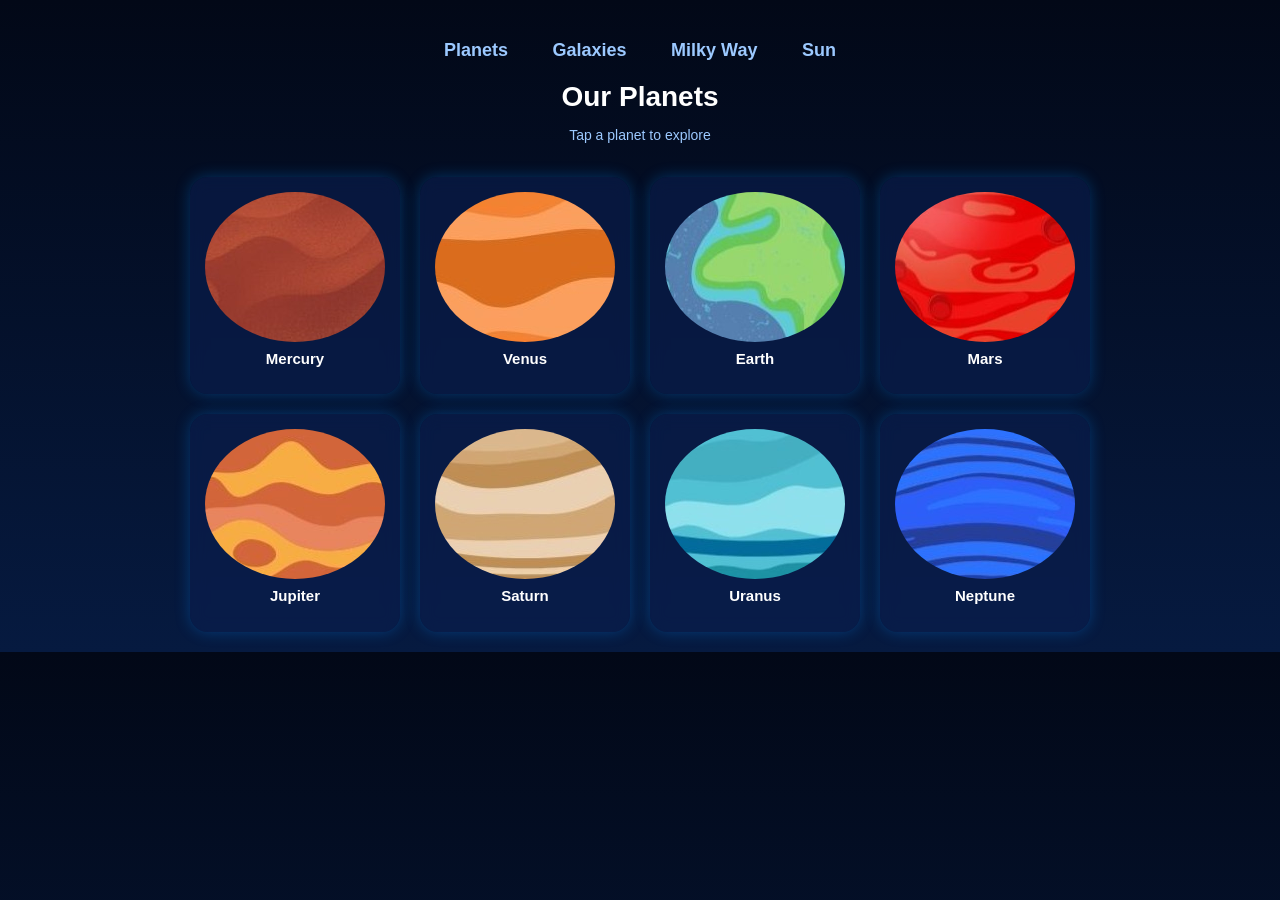
<file: Nettisivu/index.html>
<!DOCTYPE html>
<html lang="en">
<head>
  <meta charset="UTF-8">
  <meta name="viewport" content="width=device-width, initial-scale=1.0">
  <title>Our planets</title>

  <!-- CSS linkki -->
  <link rel="stylesheet" href="style.css">
</head>

<body>

<div class="stars"></div>

<header>
  <nav class="navbar">
  <a href="index.html" class="active">Planets</a>
  <a href="galaxies.html">Galaxies</a>
  <a href="milkyway.html">Milky Way</a>
  <a href="sun.html">Sun</a>
</nav>
  <h1>Our Planets</h1>
  <p>Tap a planet to explore</p>
</header>

<main class="grid">

  <a href="#mercury" class="planet">
    <img src="images/mercury.jpg" alt="Mercury">
    <h2>Mercury</h2>
  </a>

  <a href="#venus" class="planet">
    <img src="images/venus.jpg" alt="Venus">
    <h2>Venus</h2>
  </a>

  <a href="#earth" class="planet">
    <img src="images/earth.jpg" alt="Earth">
    <h2>Earth</h2>
  </a>

  <a href="#mars" class="planet">
    <img src="images/mars.jpg" alt="Mars">
    <h2>Mars</h2>
  </a>

  <a href="#jupiter" class="planet">
    <img src="images/jupiter.jpg" alt="Jupiter">
    <h2>Jupiter</h2>
  </a>

  <a href="#saturn" class="planet">
    <img src="images/saturn.jpg" alt="Saturn">
    <h2>Saturn</h2>
  </a>

  <a href="#uranus" class="planet">
    <img src="images/uranus.jpg" alt="Uranus">
    <h2>Uranus</h2>
  </a>

  <a href="#neptune" class="planet">
    <img src="images/neptune.jpg" alt="Neptune">
    <h2>Neptune</h2>
  </a>

</main>

<!-- ponnahdusikkunat planeetoille -->

<div id="mercury" class="modal">
  <div class="modal-content">
    <h2>Mercury</h2>
    <p>Closest planet to the Sun.</p>
    <a href="#" class="close">Close</a>
  </div>
</div>

<div id="venus" class="modal">
  <div class="modal-content">
    <h2>Venus</h2>
    <p>Hottest planet in the solar system.</p>
    <a href="#" class="close">Close</a>
  </div>
</div>

<div id="earth" class="modal">
  <div class="modal-content">
    <h2>Earth</h2>
    <p>Our home planet.</p>
    <a href="#" class="close">Close</a>
  </div>
</div>

<div id="mars" class="modal">
  <div class="modal-content">
    <h2>Mars</h2>
    <p>The red planet.</p>
    <a href="#" class="close">Close</a>
  </div>
</div>

<div id="jupiter" class="modal">
  <div class="modal-content">
    <h2>Jupiter</h2>
    <p>The largest planet in the solar system.</p>
    <a href="#" class="close">Close</a>
  </div>
</div>

<div id="saturn" class="modal">
  <div class="modal-content">
    <h2>Saturn</h2>
    <p>Famous for its rings.</p>
    <a href="#" class="close">Close</a>
  </div>
</div>

<div id="uranus" class="modal">
  <div class="modal-content">
    <h2>Uranus</h2>
    <p>Rotates sideways.</p>
    <a href="#" class="close">Close</a>
  </div>
</div>

<div id="neptune" class="modal">
  <div class="modal-content">
    <h2>Neptune</h2>
    <p>Strong winds and deep blue color.</p>
    <a href="#" class="close">Close</a>
  </div>
</div>

</body>
</html>
</file>
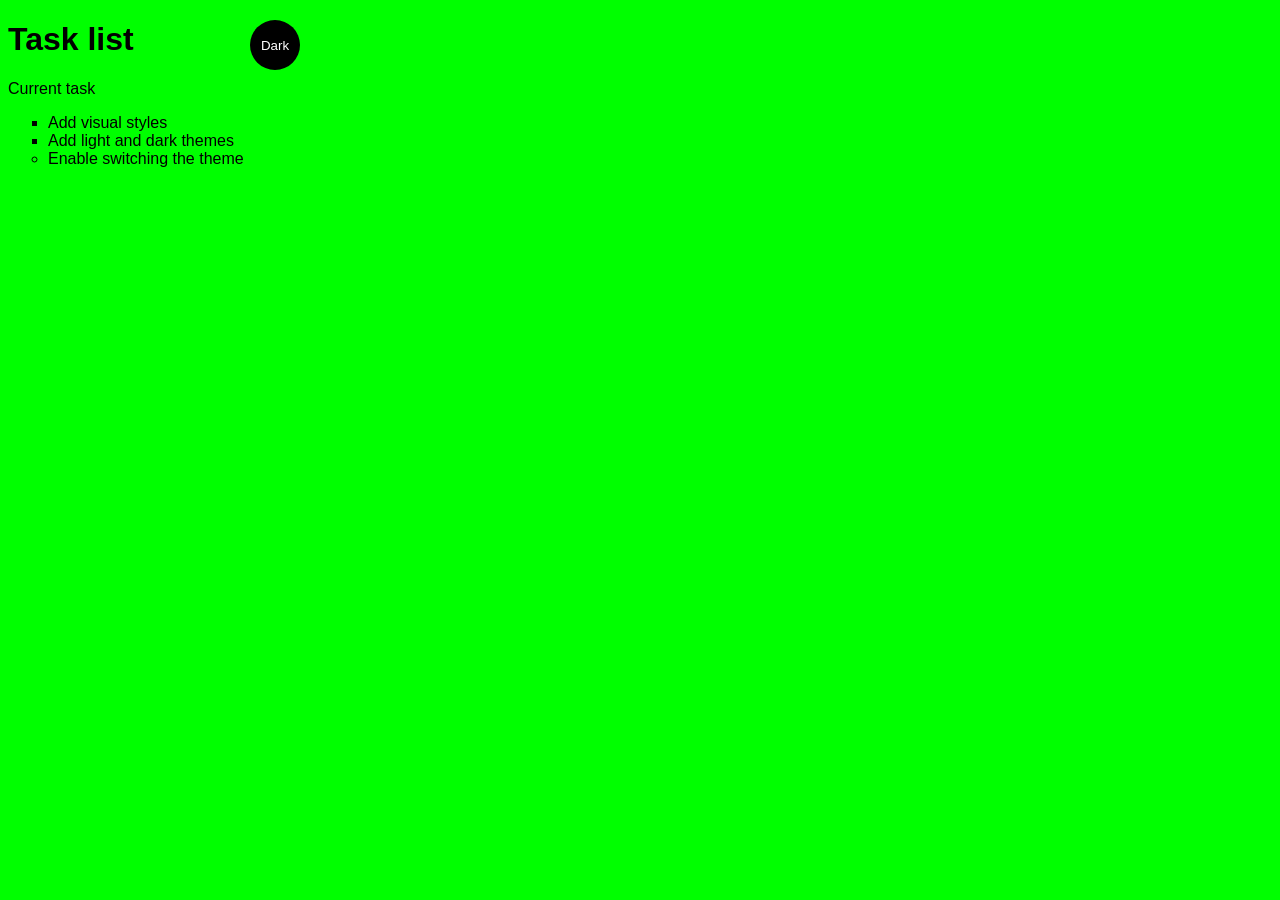
<file: WS00/index.html>
<!DOCTYPE html>
<html lang="en">
<head>
    <meta charset="UTF-8">
    <meta http-equiv="X-UA-Compatible" content="IE=chrome">
    <meta name="viewport" content="width=device-width, initial-scale=1.0">
    <title>Task Timeline</title>
    <link rel="stylesheet" href="main.css">
</head>
<body class="light-theme">
    <h1>Task list</h1>
    <p id="msg">Current task</p>
    <ul>
        <li class="list">Add visual styles</li>
        <li class="list">Add light and dark themes</li>
        <li>Enable switching the theme</li>
    </ul>
    <div>
        <button class="btn">Dark</button>
    </div>
    <script src="app.js"></script>
    <noscript></noscript>
</body>
</html>
</file>
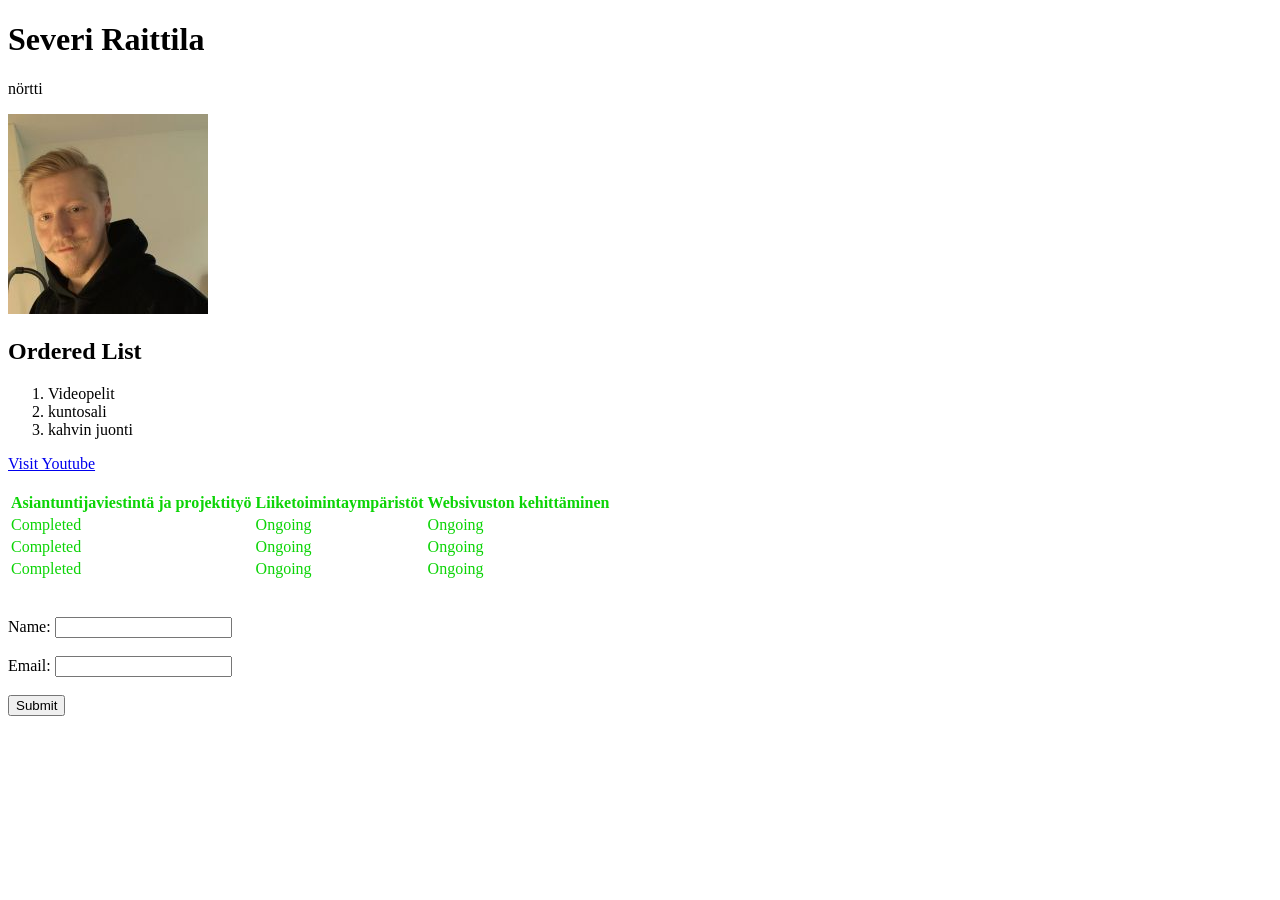
<file: WS01/index.html>
<!DOCTYPE html>
    <html>
    <head>
        <title>My First HTML Page</title>
    </head>
    <body>
        <h1>Severi Raittila</h1>
        <p>nörtti</p>
        <img src="omakuva.jpg" alt="Description of image">
    </body>
    </html>
    <h2>Ordered List</h2>
    <ol>
        <li>Videopelit</li>
        <li>kuntosali</li>
        <li>kahvin juonti</li>
    </ol>
    <a href="https://www.youtube.com/">Visit Youtube</a>
    <br>
    <br>
    <table style="color: rgb(12, 212, 6);">
    <tr>
        <th>Asiantuntijaviestintä ja projektityö</th>
        <th>Liiketoimintaympäristöt</th>
        <th>Websivuston kehittäminen</th>
    </tr>
    <tr>
        <td>Completed</td>
        <td>Ongoing</td>
        <td>Ongoing</td>
    </tr>
    <tr>
        <td>Completed</td>
        <td>Ongoing</td>
        <td>Ongoing</td>
    </tr>
    <tr>
        <td>Completed</td>
        <td>Ongoing</td>
        <td>Ongoing</td>
    </tr>
    </table>
    <br>
    <br>
    <form>
    <label for="name">Name:</label>
    <input type="text" id="name" name="name"><br><br>
    <label for="email">Email:</label>
    <input type="email" id="email" name="email"><br><br>
    <input type="submit" value="Submit">
    </form>
</file>
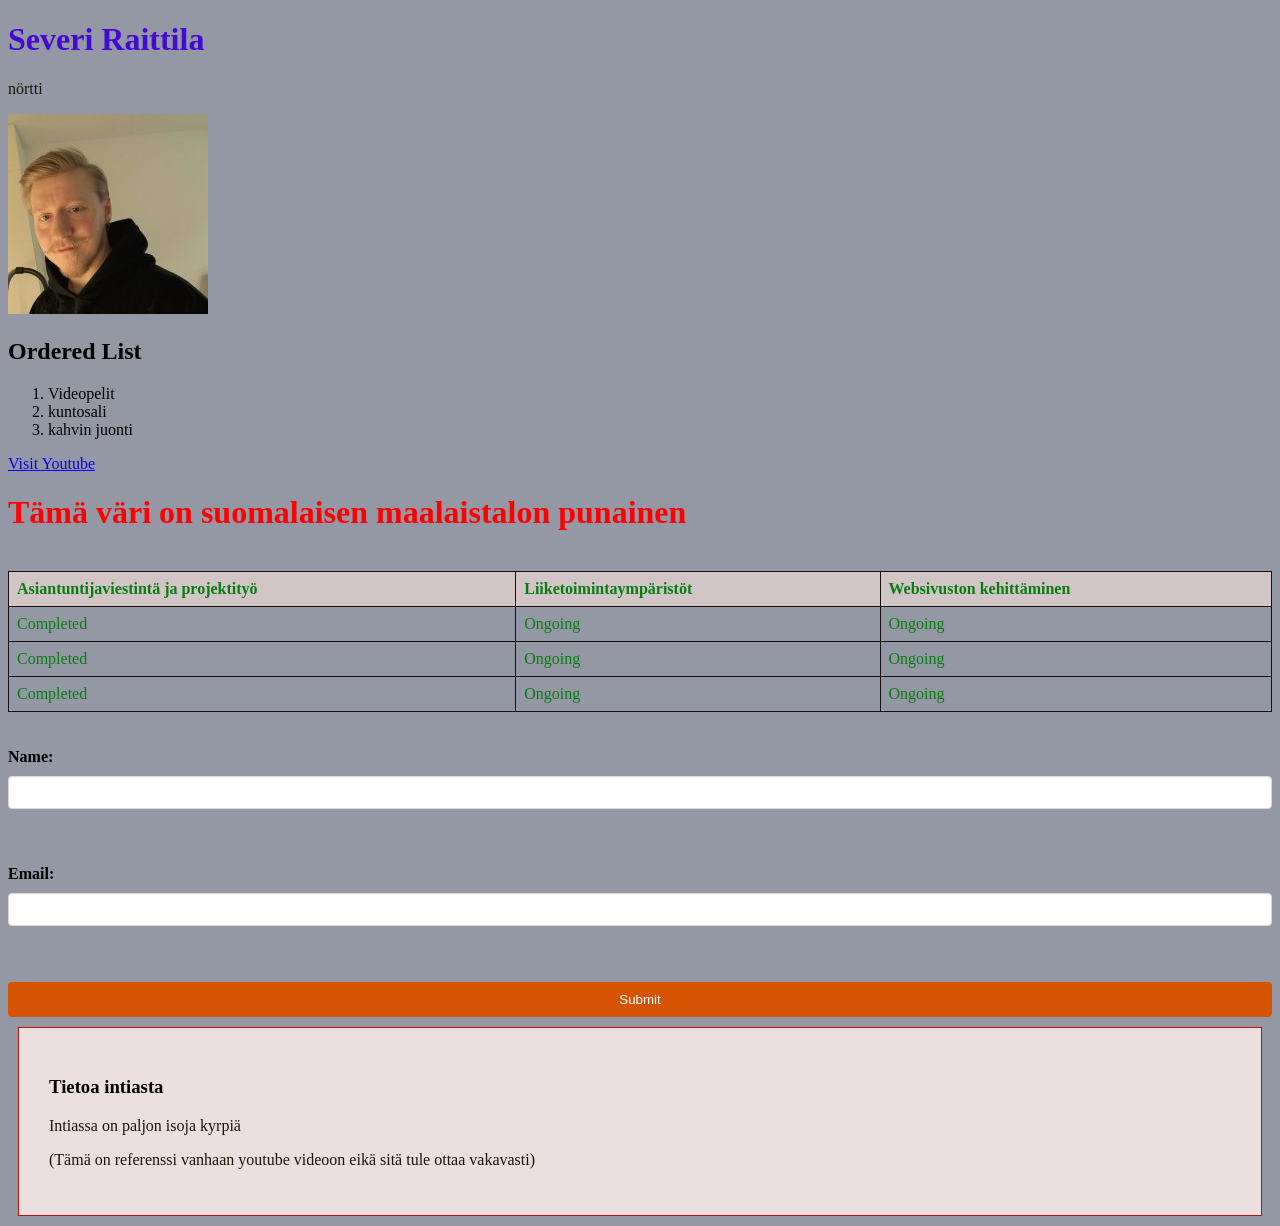
<file: WS02/index.html>
<!DOCTYPE html>
    <html>
    <head>
        <title>My First HTML Page</title>
        <link rel="stylesheet" href="styles.css">
        <style>
    h1 {
      color: rgb(69, 9, 210);
    }
    </style>

    </head>
    <body>
        <h1>Severi Raittila</h1>
        <p>nörtti</p>
        <img src="omakuva.jpg" alt="Description of image">
    </body>
    </html>
    <h2>Ordered List</h2>
    <ol>
        <li>Videopelit</li>
        <li>kuntosali</li>
        <li>kahvin juonti</li>
    </ol>
    <a href="https://www.youtube.com/">Visit Youtube</a>
    <br>
    <h1 style="color: red;">Tämä väri on suomalaisen maalaistalon punainen</h1>
    <br>
    <table style="color: rgb(7, 124, 17);">
    <tr>
        <th>Asiantuntijaviestintä ja projektityö</th>
        <th>Liiketoimintaympäristöt</th>
        <th>Websivuston kehittäminen</th>
    </tr>
    <tr>
        <td>Completed</td>
        <td>Ongoing</td>
        <td>Ongoing</td>
    </tr>
    <tr>
        <td>Completed</td>
        <td>Ongoing</td>
        <td>Ongoing</td>
    </tr>
    <tr>
        <td>Completed</td>
        <td>Ongoing</td>
        <td>Ongoing</td>
    </tr>
    </table>
    <br>
    <br>
    <form>
    <label for="name">Name:</label>
    <input type="text" id="name" name="name"><br><br>
    <label for="email">Email:</label>
    <input type="email" id="email" name="email"><br><br>
    <input type="submit" value="Submit">
    </form>
    <div class="content-box">
  <h3>Tietoa intiasta</h3>
  <p>Intiassa on paljon isoja kyrpiä</p>
  <P>(Tämä on referenssi vanhaan youtube videoon eikä sitä tule ottaa vakavasti)</P>
</div>
</file>
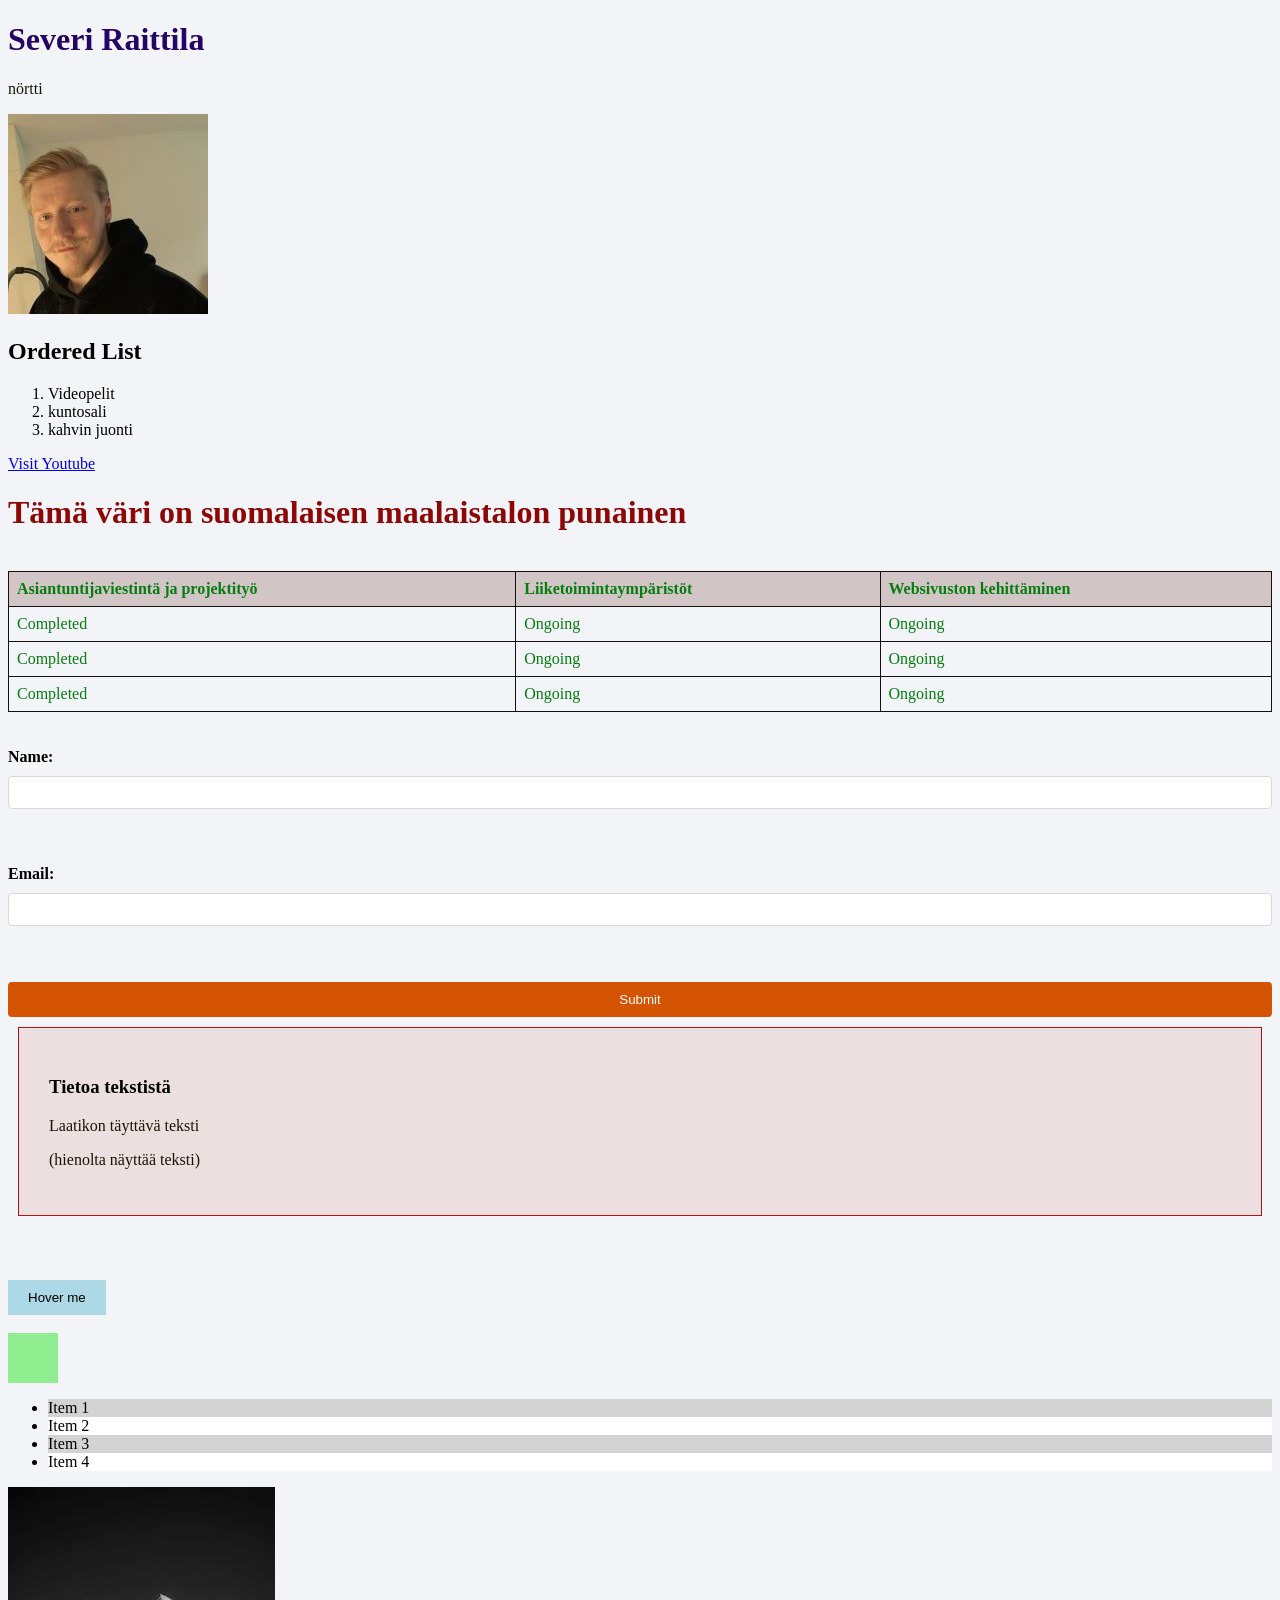
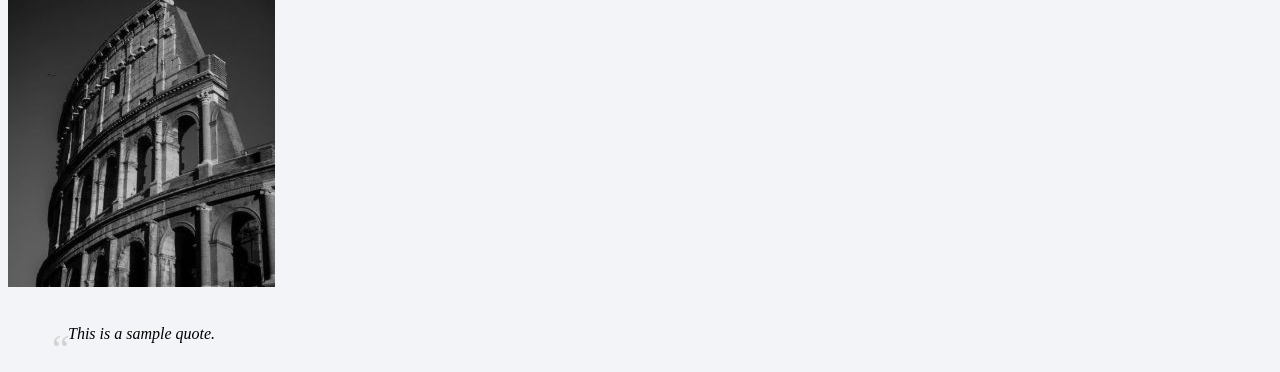
<file: WS03/index.html>
<!DOCTYPE html>
    <html>
    <head>
        <title>My First HTML Page</title>
        <link rel="stylesheet" href="styles.css">
        <style>
    h1 {
      color: rgb(36, 4, 101);
    }
    </style>

    </head>
    <body>
        <h1>Severi Raittila</h1>
        <p>nörtti</p>
        <img src="omakuva.jpg" alt="Description of image">
    </body>
    </html>
    <h2>Ordered List</h2>
    <ol>
        <li>Videopelit</li>
        <li>kuntosali</li>
        <li>kahvin juonti</li>
    </ol>
    <a href="https://www.youtube.com/">Visit Youtube</a>
    <br>
    <h1 style="color: rgb(142, 7, 7);">Tämä väri on suomalaisen maalaistalon punainen</h1>
    <br>
    <table style="color: rgb(7, 124, 17);">
    <tr>
        <th>Asiantuntijaviestintä ja projektityö</th>
        <th>Liiketoimintaympäristöt</th>
        <th>Websivuston kehittäminen</th>
    </tr>
    <tr>
        <td>Completed</td>
        <td>Ongoing</td>
        <td>Ongoing</td>
    </tr>
    <tr>
        <td>Completed</td>
        <td>Ongoing</td>
        <td>Ongoing</td>
    </tr>
    <tr>
        <td>Completed</td>
        <td>Ongoing</td>
        <td>Ongoing</td>
    </tr>
    </table>
    <br>
    <br>
    <form>
    <label for="name">Name:</label>
    <input type="text" id="name" name="name"><br><br>
    <label for="email">Email:</label>
    <input type="email" id="email" name="email"><br><br>
    <input type="submit" value="Submit">
    </form>
    <div class="content-box">
  <h3>Tietoa tekstistä</h3>
  <p>Laatikon täyttävä teksti</p>
  <p>(hienolta näyttää teksti)</p>
</div>
<br>
<br>
<br>
<button class="transition-button">Hover me</button>
<br>
<br>
<div class="animation-box"></div>   
<ul class="pseudo-list">
        <li>Item 1</li>
        <li>Item 2</li>
        <li>Item 3</li>
        <li>Item 4</li>
      </ul>
      <img src="Coloseum.jpg" alt="Sample Image" class="filter-image">
      <br>
      <br>
      <blockquote class="quote">
        This is a sample quote.
      </blockquote>
</file>
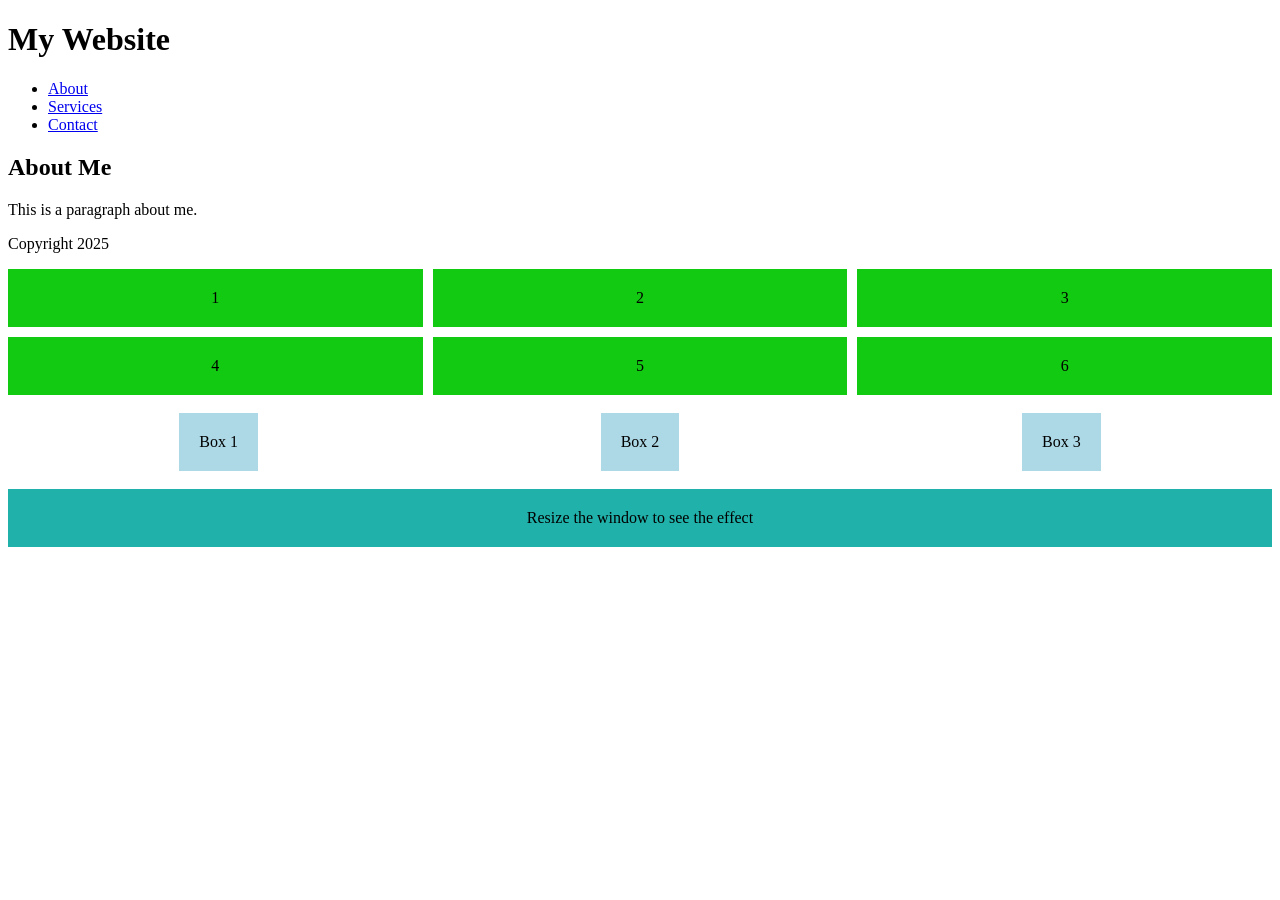
<file: WS04/index.html>
<!DOCTYPE html>
<html lang="en">
<head>
  <meta charset="UTF-8">
  <meta name="viewport" content="width=device-width, initial-scale=1.0">
  <title>My Website</title>
  <link rel="stylesheet" href="styles.css">
</head>
<body>
  <header>
    <h1>My Website</h1>
    <nav>
      <ul>
        <li><a href="#about">About</a></li>
        <li><a href="#services">Services</a></li>
        <li><a href="#contact">Contact</a></li>
    </ul>
  </nav>
</header>

<main>
  <section id="about">
    <h2>About Me</h2>
    <p>This is a paragraph about me.</p>
  </section>
</main>

<footer>
  <p>Copyright 2025</p>
</footer>
<div class="grid-container">
  <div class="grid-item">1</div>
  <div class="grid-item">2</div>
  <div class="grid-item">3</div>
  <div class="grid-item">4</div>
  <div class="grid-item">5</div>
  <div class="grid-item">6</div>
</div>
<br>
<div class="flex-container">
  <div class="box">Box 1</div>
  <div class="box">Box 2</div>
  <div class="box">Box 3</div>
</div>
<br>
<div class="responsive-box">Resize the window to see the effect</div>
</body>
</html>
</file>
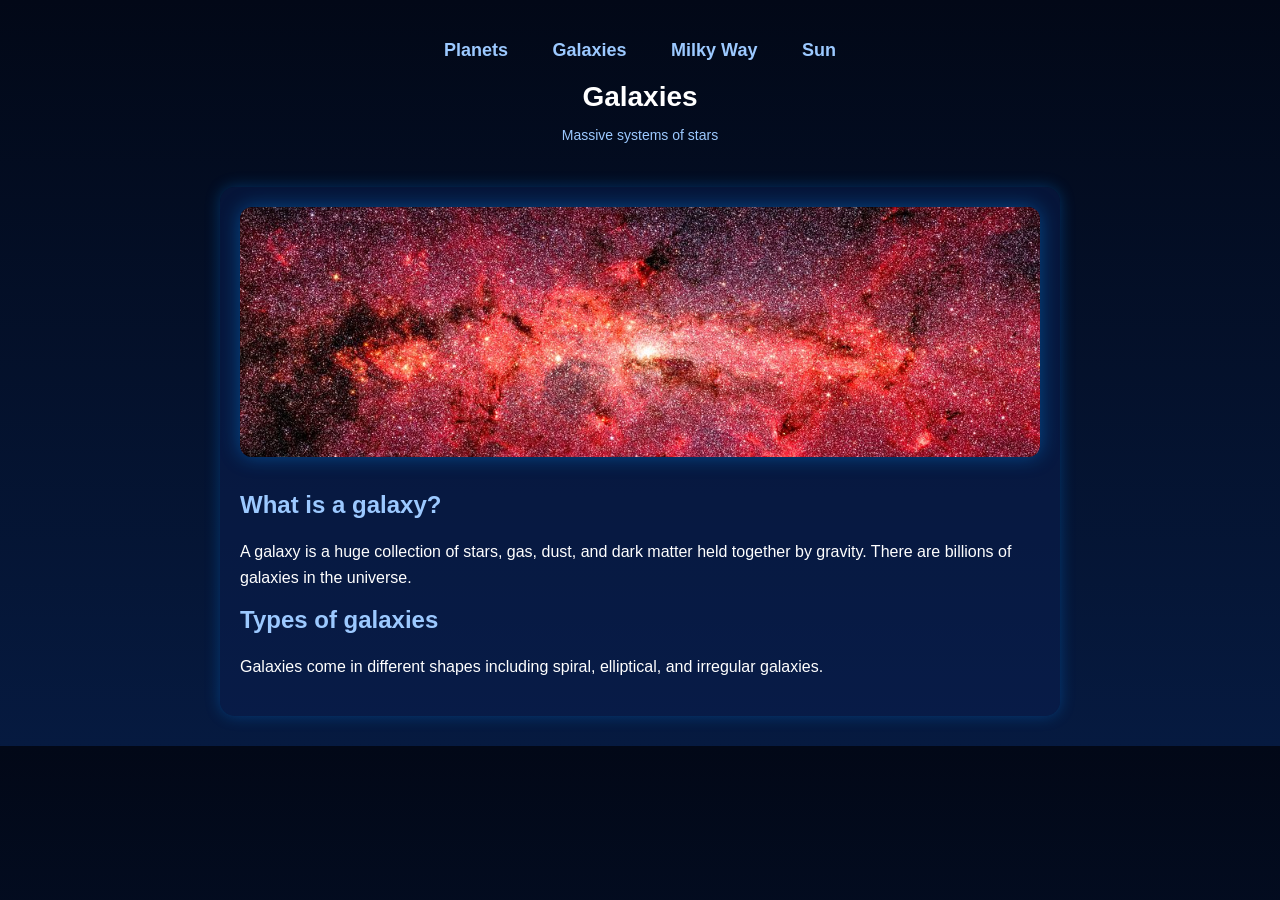
<file: Nettisivu/galaxies.html>
<!DOCTYPE html>
<html lang="en">
<head>
  <meta charset="UTF-8">
  <meta name="viewport" content="width=device-width, initial-scale=1.0">
  <title>Galaxies</title>
  <link rel="stylesheet" href="style.css">
</head>

<body>

<div class="stars"></div>

<header>
    <nav class="navbar">
  <a href="index.html">Planets</a>
  <a href="galaxies.html">Galaxies</a>
  <a href="milkyway.html">Milky Way</a>
  <a href="sun.html">Sun</a>
</nav>
  <h1>Galaxies</h1>
  <p>Massive systems of stars</p>
</header>

<section class="content">
  <img src="images/galaxies.jpg" alt="Galaxy" class="top-image">
  <h2>What is a galaxy?</h2>
  <p>
    A galaxy is a huge collection of stars, gas, dust, and dark matter held together by gravity.
    There are billions of galaxies in the universe.
  </p>

  <h2>Types of galaxies</h2>
  <p>
    Galaxies come in different shapes including spiral, elliptical, and irregular galaxies.
  </p>
</section>

</body>
</html>
</file>
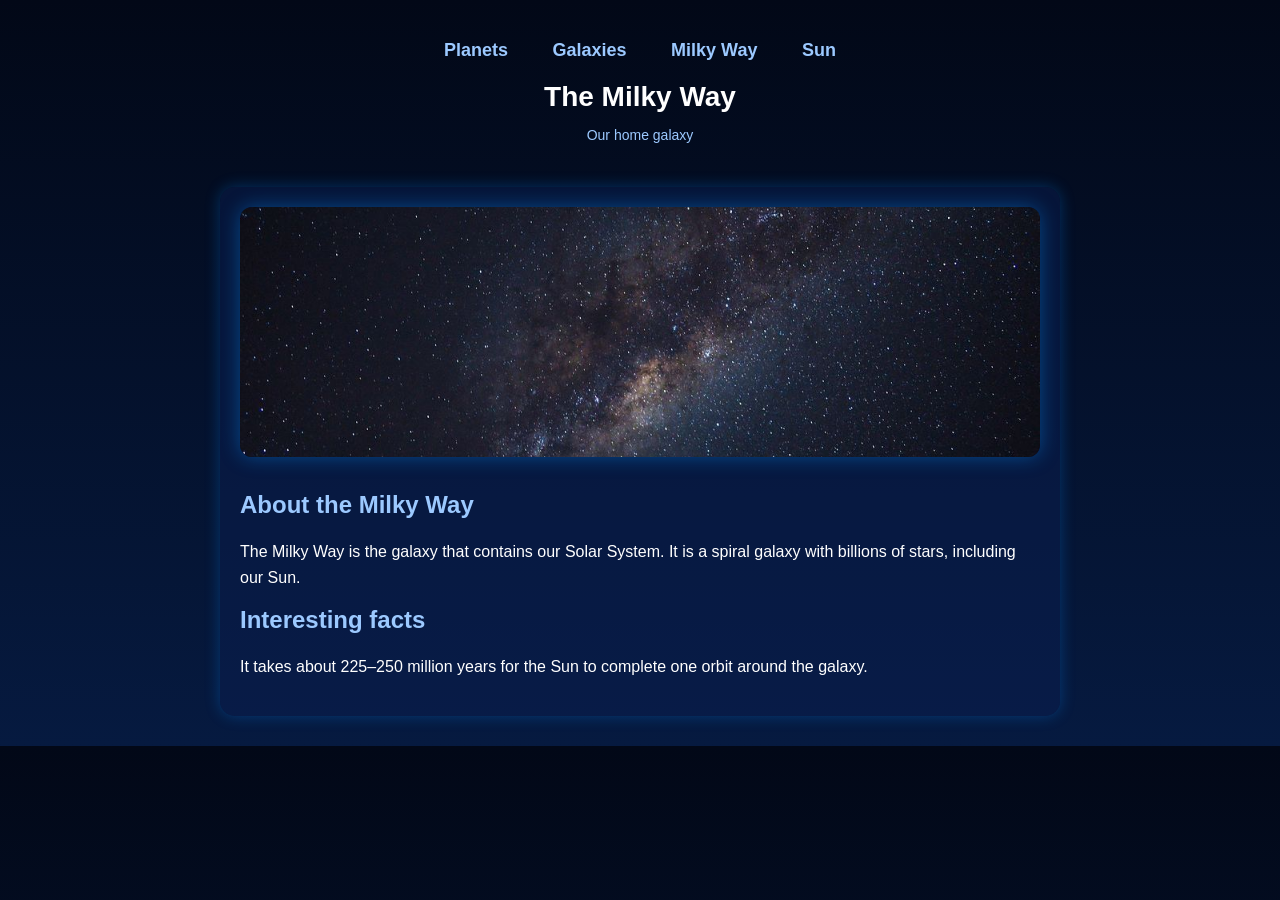
<file: Nettisivu/milkyway.html>
<!DOCTYPE html>
<html lang="en">
<head>
  <meta charset="UTF-8">
  <meta name="viewport" content="width=device-width, initial-scale=1.0">
  <title>Milky Way</title>
  <link rel="stylesheet" href="style.css">
</head>

<body>

<div class="stars"></div>

<header>
    <nav class="navbar">
  <a href="index.html">Planets</a>
  <a href="galaxies.html">Galaxies</a>
  <a href="milkyway.html">Milky Way</a>
  <a href="sun.html">Sun</a>
</nav>
  <h1>The Milky Way</h1>
  <p>Our home galaxy</p>
</header>

<section class="content"> 
  <img src="images/milkyway.jpg" alt="Milky Way" class="top-image">
  <h2>About the Milky Way</h2>
  <p>
    The Milky Way is the galaxy that contains our Solar System. It is a spiral galaxy
    with billions of stars, including our Sun.
  </p>

  <h2>Interesting facts</h2>
  <p>
    It takes about 225–250 million years for the Sun to complete one orbit around the galaxy.
  </p>
</section>

</body>
</html>
</file>
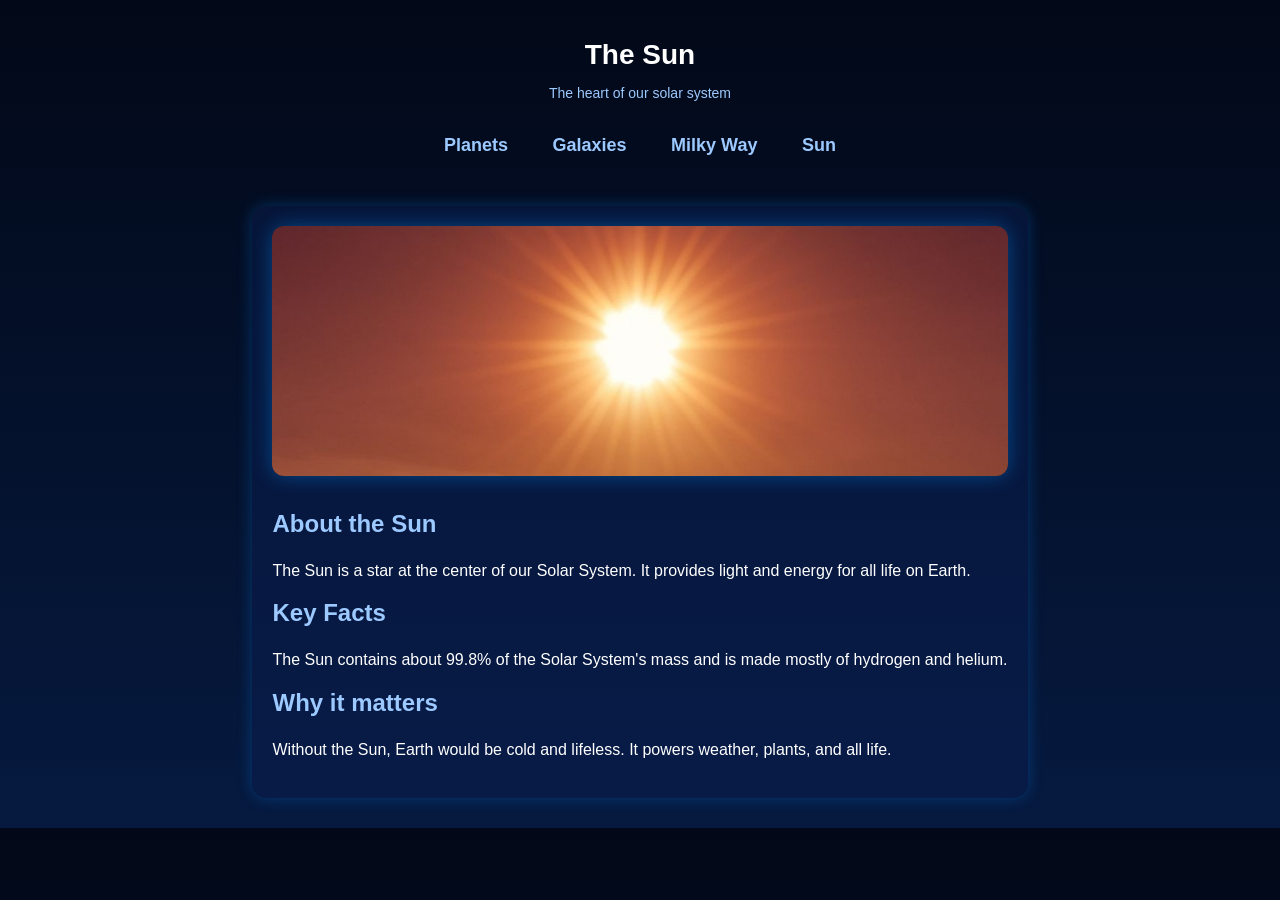
<file: Nettisivu/sun.html>
<!DOCTYPE html>
<html lang="en">
<head>
  <meta charset="UTF-8">
  <meta name="viewport" content="width=device-width, initial-scale=1.0">
  <title>The Sun</title>
  <link rel="stylesheet" href="style.css">
</head>

<body class="sun-page">

<div class="stars"></div>

<header>
  <h1>The Sun</h1>
  <p>The heart of our solar system</p>
</header>

<nav class="navbar">
  <a href="index.html">Planets</a>
  <a href="galaxies.html">Galaxies</a>
  <a href="milkyway.html">Milky Way</a>
  <a href="sun.html" class="active">Sun</a>
</nav>

<section class="content">
    <img src="images/sun.jpg" alt="The Sun" class="top-image">
  <h2>About the Sun</h2>
  <p>
    The Sun is a star at the center of our Solar System. It provides light and energy for all life on Earth.
  </p>

  <h2>Key Facts</h2>
  <p>
    The Sun contains about 99.8% of the Solar System's mass and is made mostly of hydrogen and helium.
  </p>

  <h2>Why it matters</h2>
  <p>
    Without the Sun, Earth would be cold and lifeless. It powers weather, plants, and all life.
  </p>
</section>

</body>
</html>
</file>
<file: Nettisivu/style.css>
body {
  margin: 0;
  font-family: Arial;
  background: linear-gradient(to bottom, #020817, #061a40);
  color: white;
  text-align: center;

  /* Yleiset keskitys */
  display: flex;
  flex-direction: column;
  align-items: center;
}

/* Tähti animaatio */
.stars {
  position: fixed;
  width: 100%;
  height: 100%;
  background: url("https://www.transparenttextures.com/patterns/stardust.png");
  animation: moveStars 100s linear infinite;
  z-index: -1;
}

@keyframes moveStars {
  from { background-position: 0 0; }
  to { background-position: 8000px 4000px; }
}

/* Hederin säätö keskelle */
header {
  text-align: center;
  margin-top: 20px;
}

header h1 {
  font-size: 28px;
  margin-bottom: 5px;
}

header p {
  color: #9cc9ff;
  font-size: 14px;
}

/* Grid kolumnien asettelu */
.grid {
  display: grid;
  grid-template-columns: repeat(4, 1fr);
  gap: 20px;
  padding: 20px;

  max-width: 900px;
  margin: 0 auto;
  width: 100%;
}

/* Toimii mobiilissa */
@media (max-width: 600px) {
  .grid {
    grid-template-columns: repeat(2, 1fr);
  }
}

/* Planeettojen korttien asettelu */
.planet {
  text-decoration: none;
  color: white;
  background: rgba(10, 30, 80, 0.6);
  backdrop-filter: blur(8px);
  border-radius: 18px;
  padding: 15px;
  transition: all 0.3s ease;
  box-shadow: 0 0 15px rgba(0, 140, 255, 0.3);

  display: flex;
  flex-direction: column;
  align-items: center;
  text-align: center;

  animation: fadeIn 0.8s ease;
}

.planet:hover {
  transform: translateY(-8px) scale(1.05);
  box-shadow: 0 0 25px rgba(0, 180, 255, 0.8);
  background: rgba(20, 50, 120, 0.7);
}

.planet img {
  width: 100%;
  max-height: 150px;
  object-fit: none;
  border-radius: 100%;
}

.planet h2 {
  margin-top: 8px;
  font-size: 15px;
}

/* Fade animaatio */
@keyframes fadeIn {
  from {
    opacity: 0;
    transform: translateY(20px);
  }
  to {
    opacity: 1;
    transform: translateY(0);
  }
}

/* Ponnahdusikkunat keskitys */
.modal {
  position: fixed;
  top: 0;
  left: 0;
  width: 100%;
  height: 100%;
  background: rgba(0,0,20,0.9);

  display: none;

  justify-content: center;
  align-items: center;
}

.modal:target {
  display: flex;
}

.modal-content {
  background: #0a1f44;
  padding: 25px;
  width: 80%;
  max-width: 320px;
  border-radius: 12px;

  text-align: center;
}

.close {
  display: inline-block;
  margin-top: 10px;
  padding: 10px;
  background: #1c4ed8;
  color: white;
  text-decoration: none;
  border-radius: 5px;
}
/* Navigaatiopalkki siistiminen ja säätö */
.navbar {
  margin: 20px;
}

.navbar a {
  color: #9cc9ff;
  text-decoration: none;
  margin: 0 20px;
  font-size: 18px;          
  font-weight: bold;        
  transition: all 0.3s ease;
}

.navbar a:hover {
  color: white;
  text-shadow: 0 0 10px rgba(0,150,255,1);
  transform: scale(1.1);    
}

.content {
  max-width: 800px;
  margin: 30px auto;
  padding: 20px;
  background: rgba(10, 30, 80, 0.5);
  border-radius: 15px;
  box-shadow: 0 0 15px rgba(0, 140, 255, 0.3);
  text-align: left;
}

.content h2 {
  margin-top: 15px;
  color: #9cc9ff;
}

.content p {
  line-height: 1.6;
}
body {
  animation: fadePage 0.6s ease-in;
}

@keyframes fadePage {
  from {
    opacity: 0;
    transform: translateY(10px);
  }
  to {
    opacity: 1;
    transform: translateY(0);
  }
}

.top-image {
  width: 100%;
  max-height: 250px;
  object-fit: cover;
  border-radius: 12px;
  margin-bottom: 15px;

  box-shadow: 0 0 20px rgba(0, 150, 255, 0.4);
}
/* 📱 MOBILE NAVBAR FIX */
@media (max-width: 600px) {
  .navbar {
    display: flex;
    flex-direction: column;     
    align-items: center;
    gap: 10px;                  
  }

  .navbar a {
    font-size: 16px;            
    margin: 5px 0;              
  }
}
</file>
<file: WS00/main.css>
:root {
  --green: #00FF00;
  --white: #FFFFFF;
  --black: #000000;
}

body {
  background: var(--bg);
  color: var(--fontColor);
  font-family: helvetica;
}

li {
  list-style: circle;
}

.list {
  list-style: square;
}

.light-theme {
  --bg: var(--green);
  --fontColor: var(--black);
  --btnBg: var(--black);
  --btnFontColor: var(--white);
}

.dark-theme {
  --bg: var(--black);
  --fontColor: var(--green);
  --btnBg: var(--white);
  --btnFontColor: var(--black);
}

.btn {
  position: absolute;
  top: 20px;
  left: 250px;
  height: 50px;
  width: 50px;
  border-radius: 50%;
  border: none;
  color: var(--btnFontColor);
  background-color: var(--btnBg);
}
</file>
<file: WS02/styles.css>
p {
      color: rgb(25, 23, 3);
    }
    
    body {
      background-color: rgb(148, 152, 165);
    }
    
    h1 {
      font-size: 2em;
    }
    .content-box {
  padding: 30px;
  margin: 10px;
  background-color: #ebdfdf;
  border: 1px solid #bc1010;
}
table {
      width: 100%;
      border-collapse: collapse;
    }
    
    th, td {
      border: 1px solid #150f0f;
      padding: 8px;
      text-align: left;
    }
    
    th {
      background-color: #d2c5c5;
    }
    
    form {
      display: flex;
      flex-direction: column;
      gap: 10px;
    }
    
    label {
      font-weight: bold;
    }
    
    input[type="text"], input[type="email"] {
      padding: 8px;
      border: 1px solid #e4d4d4;
      border-radius: 4px;
    }
    
    input[type="submit"] {
      background-color: #d55404;
      color: white;
      padding: 10px;
      border: none;
      border-radius: 4px;
      cursor: pointer;
    }
    
    input[type="submit"]:hover {
      background-color: #45a049;
    }
</file>
<file: WS03/styles.css>
p {
      color: rgb(25, 23, 3);
    }
    
    body {
      background-color: rgb(242, 244, 247);
    }
    
    h1 {
      font-size: 2em;
    }
    .content-box {
  padding: 30px;
  margin: 10px;
  background-color: #ebdfdf;
  border: 1px solid #bc1010;
}
table {
      width: 100%;
      border-collapse: collapse;
    }
    
    th, td {
      border: 1px solid #150f0f;
      padding: 8px;
      text-align: left;
    }
    
    th {
      background-color: #d2c5c5;
    }
    
    form {
      display: flex;
      flex-direction: column;
      gap: 10px;
    }
    
    label {
      font-weight: bold;
    }
    
    input[type="text"], input[type="email"] {
      padding: 8px;
      border: 1px solid #e4d4d4;
      border-radius: 4px;
    }
    
    input[type="submit"] {
      background-color: #d55404;
      color: white;
      padding: 10px;
      border: none;
      border-radius: 4px;
      cursor: pointer;
    }
    
    input[type="submit"]:hover {
      background-color: #45a049;
    }
    .transition-button {
        background-color: lightblue;
        padding: 10px 20px;
        border: none;
        cursor: pointer;
        transition: background-color 0.3s ease;
      }
      
      .transition-button:hover {
        background-color: rgb(4, 109, 4);
      }
      .animation-box {
        width: 50px;
        height: 50px;
        background-color: lightgreen;
        position: relative;
        animation: move 2s infinite alternate;
      }
      
      @keyframes move {
        from {
          left: 0;
        }
        to {
          left: 100px;
        }
      }
      .pseudo-list li:nth-child(odd) {
        background-color: lightgray;
      }
      
      .pseudo-list li:nth-child(even) {
        background-color: white;
      }
      .filter-image {
        filter: grayscale(100%);
        transition: filter 0.3s ease;
      }
      
      .filter-image:hover {
        filter: grayscale(0%);
      }
      .quote {
        position: relative;
        padding-left: 20px;
        font-style: italic;
      }
      
      .quote::before {
        content: '“';
        font-size: 40px;
        position: absolute;
        left: 0;
        top: 0;
        color: lightgray;
      }
</file>
<file: WS04/styles.css>
.grid-container {
  display: grid;
  grid-template-columns: repeat(3, 1fr);
  grid-gap: 10px;
}

.grid-item {
  background-color: rgb(19, 202, 19);
  padding: 20px;
  text-align: center;
}
.flex-container {
  display: flex;
  justify-content: space-around;
  align-items: center;
}

.box {
  background-color: lightblue;
  padding: 20px;
  text-align: center;
}
.responsive-box {
  padding: 20px;
  text-align: center;
}

@media (max-width: 600px) {
  .responsive-box {
    background-color: lightcoral;
  }
}

@media (min-width: 601px) {
  .responsive-box {
    background-color: lightseagreen;
  }
}
</file>
